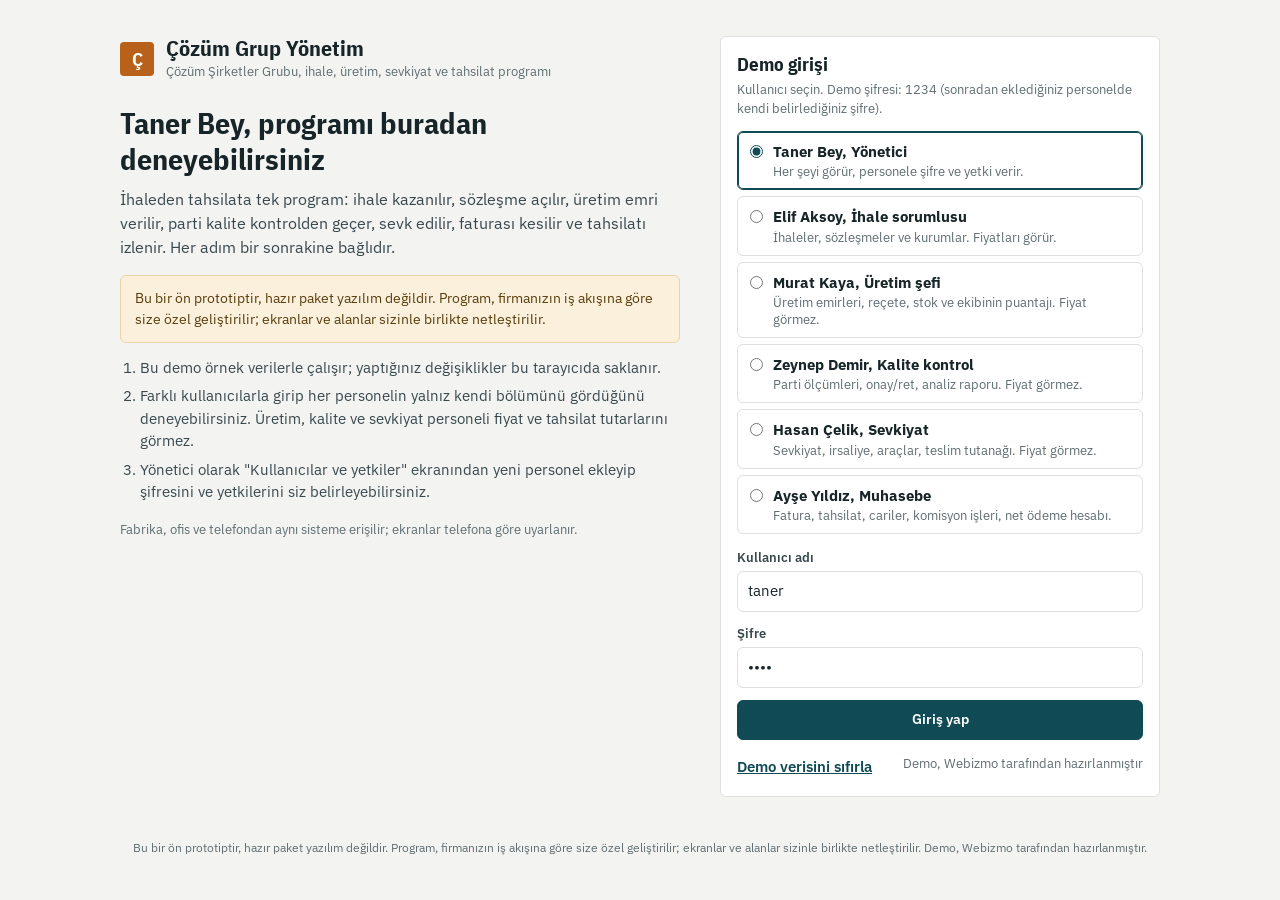
<file: index.html>
<!DOCTYPE html>
<html lang="tr">
<head>
<meta charset="UTF-8">
<meta name="viewport" content="width=device-width, initial-scale=1">
<meta name="robots" content="noindex">
<title>Çözüm Grup Yönetim, demo girişi</title>
<link rel="stylesheet" href="style.css">
</head>
<body>
<div class="login">
  <div>
    <div class="top"><div class="mark">Ç</div><div><b>Çözüm Grup Yönetim</b><span class="small muted">Çözüm Şirketler Grubu, ihale, üretim, sevkiyat ve tahsilat programı</span></div></div>
    <h1>Taner Bey, programı buradan deneyebilirsiniz</h1>
    <p class="lead">İhaleden tahsilata tek program: ihale kazanılır, sözleşme açılır, üretim emri verilir, parti kalite kontrolden geçer, sevk edilir, faturası kesilir ve tahsilatı izlenir. Her adım bir sonrakine bağlıdır.</p>
    <div class="protobox" id="proto"></div>
    <ol>
      <li>Bu demo örnek verilerle çalışır; yaptığınız değişiklikler bu tarayıcıda saklanır.</li>
      <li>Farklı kullanıcılarla girip her personelin yalnız kendi bölümünü gördüğünü deneyebilirsiniz. Üretim, kalite ve sevkiyat personeli fiyat ve tahsilat tutarlarını görmez.</li>
      <li>Yönetici olarak "Kullanıcılar ve yetkiler" ekranından yeni personel ekleyip şifresini ve yetkilerini siz belirleyebilirsiniz.</li>
    </ol>
    <p class="small muted">Fabrika, ofis ve telefondan aynı sisteme erişilir; ekranlar telefona göre uyarlanır.</p>
  </div>
  <div class="card">
    <h2 style="margin-bottom:4px">Demo girişi</h2>
    <p class="small muted" style="margin-bottom:12px">Kullanıcı seçin. Demo şifresi: 1234 (sonradan eklediğiniz personelde kendi belirlediğiniz şifre).</p>
    <form id="lf">
      <div class="ulist" id="ul" role="radiogroup" aria-label="Kullanıcı"></div>
      <label class="f"><span>Kullanıcı adı</span><input class="inp" id="kadi" autocomplete="username" readonly></label>
      <label class="f"><span>Şifre</span><input class="inp" id="sifre" type="password" autocomplete="current-password"></label>
      <button class="btn block" type="submit" id="girisBtn">Giriş yap</button>
      <p class="small bad hide" id="err" style="margin-top:8px"></p>
    </form>
    <div style="display:flex;justify-content:space-between;margin-top:14px;gap:10px;flex-wrap:wrap">
      <button class="linkbtn small" type="button" id="reset">Demo verisini sıfırla</button>
      <span class="small muted">Demo, Webizmo tarafından hazırlanmıştır</span>
    </div>
  </div>
</div>
<div class="foot" id="foot"></div>
<script src="store.js"></script>
<script>
(function () {
  $('#proto').textContent = PROTO;
  $('#foot').textContent = PROTO + ' Demo, Webizmo tarafından hazırlanmıştır.';
  let sel = null;
  function draw() {
    const list = S.kullanicilar.filter(u => u.aktif);
    if (!sel || !list.find(u => u.id === sel)) sel = list[0].id;
    $('#ul').innerHTML = list.map(u => `<label class="urow ${u.id === sel ? 'on' : ''}"><input type="radio" name="u" value="${u.id}" ${u.id === sel ? 'checked' : ''}>
      <span><b>${esc(u.ad)}, ${esc(ROLES[u.rol].ad)}</b><small>${esc(ROLE_NOTE[u.rol])}</small></span></label>`).join('');
    const u = S.kullanicilar.find(x => x.id === sel);
    $('#kadi').value = u.kadi; $('#sifre').value = u.sifre;
    $$('#ul input').forEach(i => i.onchange = () => { sel = i.value; $('#err').classList.add('hide'); draw(); });
  }
  draw();
  $('#lf').onsubmit = e => {
    e.preventDefault();
    const u = S.kullanicilar.find(x => x.id === sel);
    if ($('#sifre').value !== u.sifre) { $('#err').textContent = 'Şifre hatalı. Bu kullanıcının demo şifresi alanda hazır geliyor.'; $('#err').classList.remove('hide'); return; }
    u.son = TODAY; save();
    setOturum({ uid: u.id, sir: u.sirketler[0] });
    location.href = 'panel.html';
  };
  $('#reset').onclick = () => { resetDemo(); sel = null; draw(); toast('Demo verisi ilk haline döndürüldü.'); };
})();
</script>
</body>
</html>
</file>
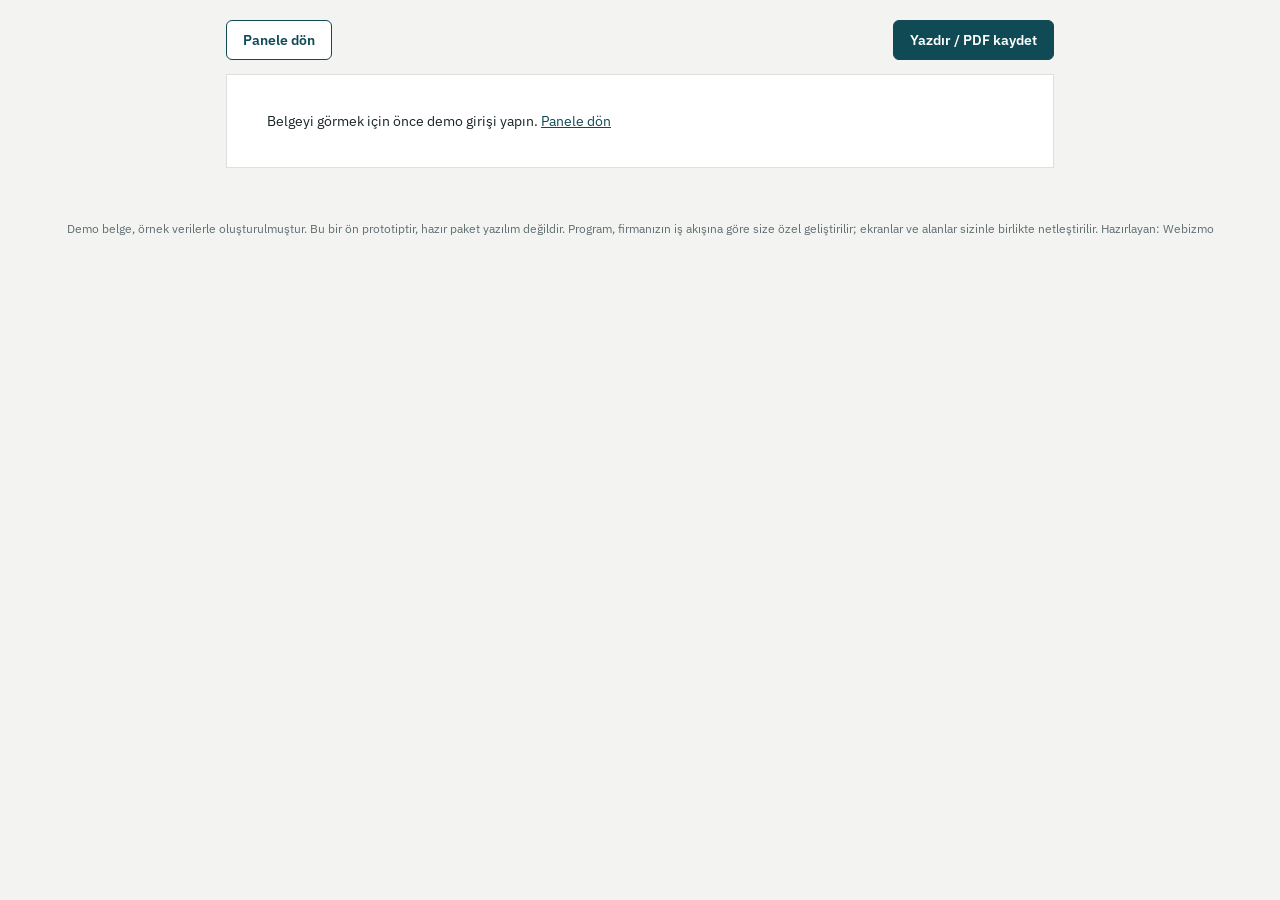
<file: belge.html>
<!DOCTYPE html>
<html lang="tr">
<head>
<meta charset="UTF-8">
<meta name="viewport" content="width=device-width, initial-scale=1">
<meta name="robots" content="noindex">
<title>Belge, Çözüm Grup Yönetim demo</title>
<link rel="stylesheet" href="style.css">
</head>
<body>
<div class="doc-wrap">
  <div class="doc-tools">
    <a class="btn alt" id="geri" href="panel.html">Panele dön</a>
    <button type="button" class="btn" id="yazdir">Yazdır / PDF kaydet</button>
  </div>
  <div class="doc" id="doc"></div>
</div>
<div class="foot" id="foot"></div>
<script src="store.js"></script>
<script>
(function () {
  $('#foot').textContent = 'Demo belge, örnek verilerle oluşturulmuştur. ' + PROTO + ' Hazırlayan: Webizmo';
  $('#yazdir').onclick = () => window.print();
  const qs = new URLSearchParams(location.search), tip = qs.get('tip'), id = qs.get('id'), doc = $('#doc'), u = me();
  if (document.referrer && document.referrer.indexOf('panel.html') > -1) $('#geri').onclick = e => { e.preventDefault(); history.back(); };
  const fail = t => { doc.innerHTML = `<p>${t} <a href="panel.html">Panele dön</a></p>`; };
  if (!u) return fail('Belgeyi görmek için önce demo girişi yapın.');
  const head = (sir, baslik, sag) => `<div class="dh"><div><div style="display:flex;align-items:center;gap:10px"><div class="mark">Ç</div><b style="font-family:'IBM Plex Sans Condensed';font-size:18px">${esc(sirket(sir).ad)}</b></div>
    <p class="small muted" style="margin-top:6px">Çözüm Şirketler Grubu<br>Gebze OSB, 41400 Gebze / Kocaeli, 0262 000 00 00<br>VKN 000•••••••, Gebze Vergi Dairesi</p></div>
    <div><h1>${baslik}</h1><p class="small" style="text-align:right">${sag}</p></div></div>`;
  const mrow = (a, b) => `<div class="sumrow"><span>${a}</span><span class="num">${b}</span></div>`;

  if (tip === 'analiz') {
    const p = parti(id); if (!p) return fail('Parti bulunamadı.');
    if (p.durum !== 'onay') return fail('Bu parti kalite onayı almadığı için analiz raporu düzenlenemez.');
    const pr = urun(p.uid), sp = SPEC[pr.spec], svs = S.sevkiyatlar.filter(v => v.kalemler.some(l => l.partiId === p.id));
    document.title = 'Analiz raporu ' + p.no;
    doc.innerHTML = head(p.sir, 'Analiz Raporu', `Rapor no: <b>AR-${p.no.slice(2)}</b><br>Tarih: ${trDate(p.kkTarih)}`) + `
      <div class="two"><div><small>Ürün</small><b>${esc(pr.ad)}</b><br>Grup: ${pr.grup}</div>
        <div><small>Parti</small><b>${esc(p.no)}</b><br>Üretim: ${trDate(p.tarih)}, son kullanma: ${trDate(p.skt)}<br>Parti miktarı: ${nf(p.mik)} adet</div></div>
      <div class="tw"><table class="t"><thead><tr><th>Parametre</th><th>Yöntem</th><th class="r">Kabul aralığı</th><th class="r">Sonuç</th><th>Değerlendirme</th></tr></thead><tbody>
        ${sp.map(x => `<tr><td>${esc(x.ad)}</td><td class="small">${{ ph: 'pH metre, 25 °C', yog: 'Piknometre', aktif: 'Titrasyon', visk: 'Brookfield, 25 °C', nem: 'Etüv, 105 °C' }[x.k]}</td><td class="r num">${nf(x.min)} – ${nf(x.max)} ${x.bir}</td><td class="r num"><b>${nf(p.olcum[x.k])} ${x.bir}</b></td><td>Uygun</td></tr>`).join('')}
        <tr><td>Görünüm, renk, koku</td><td class="small">Gözle, standart numuneyle</td><td class="r">Standart</td><td class="r">${esc(p.olcum.gorunum)}</td><td>Uygun</td></tr>
      </tbody></table></div>
      <p style="margin-top:14px"><b>Sonuç:</b> Parti, ürün spesifikasyonuna ve sözleşme teknik şartnamesine uygundur.</p>
      ${svs.length ? `<p class="small muted" style="margin-top:6px">Sevk edildiği kurumlar: ${[...new Set(svs.map(v => kurum(v.k).ad))].map(esc).join(', ')}</p>` : ''}
      <div class="sign"><div>Analizi yapan<br><b style="color:var(--ink)">${esc(p.kkKisi)}</b>, Kalite Kontrol</div><div>Onaylayan<br><b style="color:var(--ink)">Kalite Müdürü</b></div></div>
      <p class="dnote">Demo belgedir. Gerçek sistemde rapor, laboratuvar cihazlarından veya formdan girilen değerlerle otomatik oluşur ve ihale dosyasına eklenebilir.</p>`;
    return;
  }
  if (tip === 'irsaliye') {
    const v = sevk(id); if (!v) return fail('Sevkiyat bulunamadı.');
    const z = soz(v.szId), k = kurum(v.k), ih = ihale(z.ihId);
    document.title = 'İrsaliye ' + v.irsNo;
    doc.innerHTML = head(v.sir, 'Sevk İrsaliyesi', `İrsaliye no: <b>${esc(v.irsNo)}</b><br>Düzenleme: ${trDate(v.tarih)}<br>Sevk: ${trDate(v.tarih)}`) + `
      <div class="two"><div><small>Alıcı</small><b>${esc(k.ad)}</b><br>${tyBy(v.tyId) ? 'Teslim yeri: <b>' + esc(tyBy(v.tyId).ad) + '</b><br>' + esc(tyBy(v.tyId).adres) + '<br>Teslim alan: ' + esc(tyBy(v.tyId).yetkili) : esc(k.yetkili) + '<br>' + esc(k.il)}</div>
        <div><small>Dayanak</small>Sözleşme ${esc(z.no)}<br>İKN ${esc(ih.ikn)}<br>${esc(ih.konu)}</div></div>
      <div class="two"><div><small>Taşıyan</small>${v.nakliye.tip === 'kendi' ? 'Çözüm Lojistik Nakliye Ltd. Şti.' : esc(v.nakliye.firma)}<br>${v.nakliye.tip === 'ambar' ? 'Ambar ile gönderim, takip no: <b>' + esc(v.nakliye.takip || '-') + '</b>' : 'Plaka: <b>' + esc(v.nakliye.plaka) + '</b><br>Şoför: ' + esc(v.nakliye.sofor)}</div>
        <div><small>Teslim</small>${v.tutanak ? 'Muayene ve kabul tutanağı ' + esc(v.tutanak.no) + ', ' + trDate(v.tutanak.tarih) : 'Teslim bekleniyor'}</div></div>
      <div class="tw"><table class="t"><thead><tr><th>Sıra</th><th>Ürün</th><th>Parti no</th><th>SKT</th><th class="r">Miktar</th></tr></thead><tbody>
        ${v.kalemler.map((l, n) => { const p = parti(l.partiId); return `<tr><td>${n + 1}</td><td>${esc(urun(l.uid).ad)}</td><td>${esc(p.no)}</td><td>${trDate(p.skt)}</td><td class="r num">${nf(l.mik)} adet</td></tr>`; }).join('')}
      </tbody></table></div>
      <div class="sign"><div>Teslim eden<br><b style="color:var(--ink)">${esc(v.nakliye.sofor || v.nakliye.firma)}</b></div><div>Teslim alan (kurum)<br>Ad soyad, imza, mühür</div></div>
      <p class="dnote">Demo belgedir. Gerçek sistemde e-İrsaliye olarak GİB'e iletilir; parti numaraları üzerinden geri izleme yapılır.</p>`;
    return;
  }
  if (!u.fiyat) return fail('Bu belge tutar içerdiği için yetkiniz yok.');
  if (tip === 'iade') {
    const x = teminatlar().find(t => t.id === id); if (!x) return fail('Teminat bulunamadı.');
    const k = kurum(x.k), ih = ihale(x.ihId), ke = x.cins === 'kesin';
    document.title = 'Teminat iade talebi ' + x.ikn;
    doc.innerHTML = head(x.sir, 'Teminat İade Talebi', `Sayı: CZM-${TODAY.slice(0, 4)}/${String(400 + id.length * 7).padStart(4, '0')}<br>Tarih: ${trDate(TODAY)}`) + `
      <p style="margin-bottom:14px"><b>${esc(k.ad.toLocaleUpperCase('tr-TR'))}</b><br>${esc(k.yetkili)}<br>${esc(k.il)}</p>
      <p style="margin-bottom:10px"><b>Konu:</b> ${x.alt ? 'İş artışına ilişkin ek kesin' : ke ? 'Kesin' : 'Geçici'} teminatın iadesi hakkında.</p>
      <p style="margin-bottom:10px">İdarenizce ${trDate(ih.tarih)} tarihinde yapılan <b>${esc(ih.ikn)}</b> İKN'li "${esc(ih.konu)}" ihalesine ${ke ? 'ilişkin <b>' + esc(x.szNo) + '</b> sayılı sözleşme kapsamındaki tüm teslimatlar tamamlanmış ve muayene kabul işlemleri ' + trDate(x.iadeEd) + ' tarihinde sonuçlanmıştır' : (ih.durum === 'kaybedildi' ? 'teklif vermiş olup ihale ' + trDate(x.iadeEd) + ' tarihinde sonuçlanmıştır' : 'ilişkin sözleşme ' + trDate(x.iadeEd) + ' tarihinde imzalanmıştır')}.</p>
      <p style="margin-bottom:10px">Bu nedenle firmamızca idarenize ${trDate(x.t.verilis)} tarihinde verilen, aşağıda bilgileri yazılı ${ke ? 'kesin' : 'geçici'} teminatın 4734 sayılı Kamu İhale Kanunu${ke ? ' ve 4735 sayılı Kamu İhale Sözleşmeleri Kanunu' : ''} hükümleri uyarınca tarafımıza iadesini saygılarımızla arz ederiz.</p>
      <div class="tw"><table class="t"><tbody>
        <tr><td>İhale kayıt numarası (İKN)</td><td><b>${esc(x.ikn)}</b></td></tr>
        ${ke ? `<tr><td>Sözleşme</td><td>${esc(x.szNo)}</td></tr>` : ''}
        <tr><td>Teminat türü</td><td>${x.alt ? 'İş artışı ek kesin' : ke ? 'Kesin' : 'Geçici'} teminat, ${x.t.tur === 'nakit' ? 'nakit' : 'teminat mektubu'}</td></tr>
        <tr><td>Tutar</td><td><b class="num">${money(x.t.tutar)}</b></td></tr>
        ${x.t.tur === 'nakit' ? '<tr><td>İade hesabı</td><td>Firmamızın kayıtlı banka hesabı</td></tr>' : `<tr><td>Banka</td><td>${esc(x.t.banka)}</td></tr><tr><td>Mektup no</td><td>${esc(x.t.no)}</td></tr>`}
      </tbody></table></div>
      <div class="sign"><div></div><div>${esc(sirket(x.sir).ad)}<br><b style="color:var(--ink)">Yetkili imza, kaşe</b></div></div>
      <p class="dnote">Demo belgedir. Metin örnek olarak hazırlanmıştır; gerçek sistemde firmanızın antetli kâğıt şablonu ve hukuk birimi onayından geçmiş metin kullanılır.</p>`;
    return;
  }
  if (tip === 'fatura') {
    const f = fatura(id); if (!f) return fail('Fatura bulunamadı.');
    const k = kurum(f.k);
    document.title = 'Fatura ' + f.no;
    if (f.tur === 'komisyon') {
      doc.innerHTML = head(f.sir, 'Komisyon usulü iş faturası', `Fatura no: <b>${esc(f.no)}</b><br>Tarih: ${trDate(f.tarih)}<br>Vade: ${trDate(f.vade)}`) + `
        <div class="two"><div><small>Sayın</small><b>${esc(k.ad)}</b><br>${esc(k.il)}<br>VKN ${esc(k.vkn)}</div><div><small>Fatura türü</small>Komisyon usulü iş<br>Asıl tedarikçi: ${esc(f.tedAd)}</div></div>
        <div class="tw"><table class="t"><thead><tr><th>Açıklama</th><th class="r">KDV</th><th class="r">Tutar</th></tr></thead><tbody><tr><td>${esc(f.konu)}</td><td class="r">%20</td><td class="r num">${money(f.matrah)}</td></tr></tbody></table></div>
        <div class="totals">${mrow('Matrah', money(f.matrah))}${mrow('KDV %20', money(f.kdv))}<div class="sumrow tot"><span>Ödenecek tutar</span><span class="num">${money(f.toplam)}</span></div></div>
        <p class="note" style="margin-top:16px">İç not (kuruma gitmez): Komisyon usulü iş. Fatura bedeli şirket geliri değildir, aracılık / emanet hesabında izlenir. Gelir yazılan tutar yalnız komisyon: <b>${money(f.komisyon)}</b>. Tahsil edilen tutardan komisyon ayrıldıktan sonra kalan asıl tedarikçiye aktarılır.</p>
        <p class="dnote">Demo belgedir.</p>`;
      return;
    }
    const v = sevk(f.svId), z = soz(f.szId);
    doc.innerHTML = head(f.sir, FATURA_TUR[f.tur] || 'e-Fatura', `Fatura no: <b>${esc(f.no)}</b><br>Tarih: ${trDate(f.tarih)}<br>Vade: ${trDate(f.vade)}`) + `
      <div class="two"><div><small>Sayın</small><b>${esc(k.ad)}</b><br>${esc(k.il)}<br>VKN ${esc(k.vkn)}</div>
        <div><small>Dayanak</small>Sözleşme ${esc(z.no)}, İKN ${esc(ihale(z.ihId).ikn)}<br>İrsaliye ${esc(v.irsNo)}<br>Kabul tutanağı ${v.tutanak ? esc(v.tutanak.no) : '-'}</div></div>
      <div class="tw"><table class="t"><thead><tr><th>Ürün</th><th class="r">Miktar</th><th class="r">Birim fiyat</th><th class="r">KDV</th><th class="r">Tutar</th></tr></thead><tbody>
        ${v.kalemler.map(l => { const fy = z.kalemler.find(x => x.uid === l.uid).fiyat; return `<tr><td>${esc(urun(l.uid).ad)}<div class="small muted">Parti ${esc(parti(l.partiId).no)}</div></td><td class="r num">${nf(l.mik)} adet</td><td class="r num">${money(fy)}</td><td class="r">%20</td><td class="r num">${money(fy * l.mik)}</td></tr>`; }).join('')}
      </tbody></table></div>
      <div class="totals">${mrow('Matrah', money(f.matrah))}${mrow('KDV %20', money(f.kdv))}<div class="sumrow tot"><span>Ödenecek tutar</span><span class="num">${money(f.toplam)}</span></div>
        ${f.tahsilat.length ? mrow('Tahsil edilen', money(tahsil(f))) + mrow('Kalan', money(kalanF(f))) : ''}</div>
      <p class="dnote">Demo belgedir. Gerçek sistemde e-Fatura özel entegratör üzerinden GİB'e ve kuruma iletilir. Fiyatlar örnektir.</p>`;
    return;
  }
  if (tip === 'ekstre') {
    const k = kurum(id); if (!k) return fail('Kurum bulunamadı.');
    const sir = aktifSir(), fs = S.faturalar.filter(f => f.k === k.id && (sir === 'hepsi' || f.sir === sir));
    const hr = [];
    fs.forEach(f => { hr.push({ t: f.tarih, a: FATURA_TUR[f.tur] + ' ' + f.no + ', vade ' + trDate(f.vade), b: f.toplam, c: 0 }); f.tahsilat.forEach(x => hr.push({ t: x.tarih, a: 'Tahsilat, ' + x.ack, b: 0, c: x.tutar })); });
    teminatlar().filter(x => x.k === k.id && (sir === 'hepsi' || x.sir === sir)).forEach(x => { const ad = (x.cins === 'kesin' ? 'Kesin' : 'Geçici') + ' teminat verildi, ' + x.ikn; hr.push({ t: x.t.verilis, a: ad, b: x.t.tutar, c: 0 }); if (x.t.iade) hr.push({ t: x.t.iadeTarih, a: (x.cins === 'kesin' ? 'Kesin' : 'Geçici') + ' teminat iade alındı, ' + x.ikn, b: 0, c: x.t.tutar }); });
    hr.sort((a, b) => a.t.localeCompare(b.t)); let bak = 0;
    document.title = 'Ekstre ' + k.ad;
    doc.innerHTML = head(sir === 'hepsi' ? 's1' : sir, 'Cari Hesap Ekstresi', `Tarih: ${trDate(TODAY)}${sir === 'hepsi' ? '<br>Tüm grup şirketleri' : ''}`) + `
      <div class="two"><div><small>Cari</small><b>${esc(k.ad)}</b><br>${esc(k.il)}, ödeme vadesi ${k.vade} gün</div><div></div></div>
      <div class="tw"><table class="t"><thead><tr><th>Tarih</th><th>Açıklama</th><th class="r">Borç</th><th class="r">Alacak</th><th class="r">Bakiye</th></tr></thead><tbody>
        ${hr.map(h => { bak += h.b - h.c; return `<tr><td>${trDate(h.t)}</td><td>${esc(h.a)}</td><td class="r num">${h.b ? money(h.b) : ''}</td><td class="r num">${h.c ? money(h.c) : ''}</td><td class="r num">${money(bak)}</td></tr>`; }).join('') || '<tr><td colspan="5">Hareket yok.</td></tr>'}
      </tbody></table></div>
      <div class="totals"><div class="sumrow tot"><span>Güncel bakiye</span><span class="num">${money(bak)}</span></div>
        ${mrow('Vadesi geçen', money(fs.filter(gecikti).reduce((t, f) => t + kalanF(f), 0)))}</div>
      <p class="dnote">Demo belgedir.</p>`;
    return;
  }
  fail('Belge türü bulunamadı.');
})();
</script>
</body>
</html>
</file>
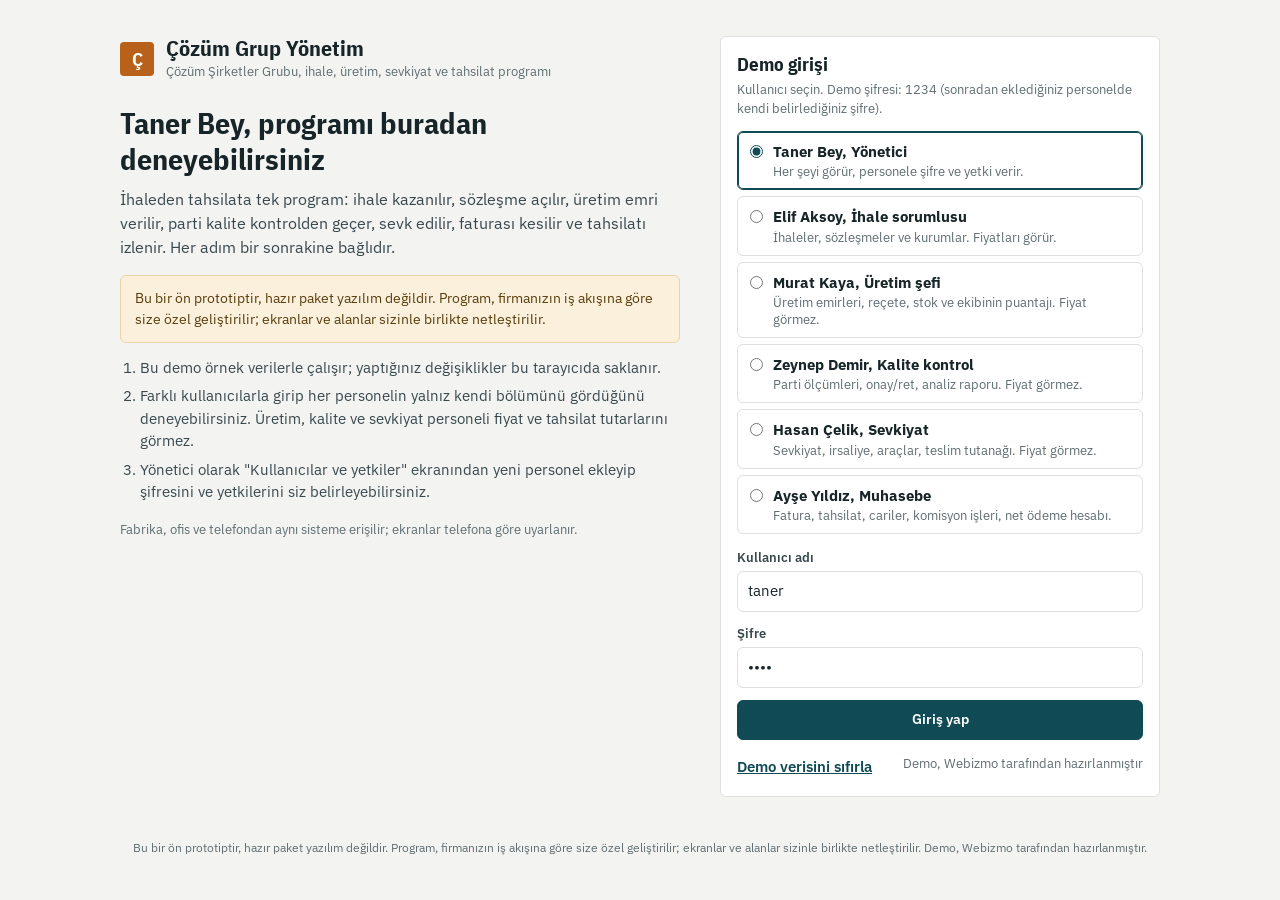
<file: panel.html>
<!DOCTYPE html>
<html lang="tr">
<head>
<meta charset="UTF-8">
<meta name="viewport" content="width=device-width, initial-scale=1">
<meta name="robots" content="noindex">
<title>Çözüm Grup Yönetim, demo</title>
<link rel="stylesheet" href="style.css">
</head>
<body>
<div class="mtop">
  <div class="mark">Ç</div>
  <select id="msel" aria-label="Bölüm seçin"></select>
</div>
<div class="app">
  <aside class="side">
    <div class="brand"><div class="mark">Ç</div><div><b>Çözüm Grup Yönetim</b><small>Çözüm Şirketler Grubu</small></div></div>
    <nav id="nav" aria-label="Bölümler"></nav>
    <div class="sfoot">Demo, Webizmo tarafından hazırlanmıştır<br><button type="button" class="linkbtn small" id="reset2">Demo verisini sıfırla</button></div>
  </aside>
  <div>
    <div class="topbar">
      <div class="sirsel"><label for="sir">Şirket</label><select class="inp" id="sir"></select></div>
      <div class="who"><div><b id="wname"></b><small id="wrole"></small></div><a class="btn alt sm" href="index.html" id="cikis">Kullanıcı değiştir</a></div>
    </div>
    <main class="main" id="view"></main>
    <div class="proto"><b>Ön prototip.</b> <span id="protoTxt"></span> Demo, Webizmo tarafından hazırlanmıştır.</div>
  </div>
</div>
<script src="store.js"></script>
<script src="app.js"></script>
<script src="app2.js"></script>
</body>
</html>
</file>
<file: style.css>
@import url('https://fonts.googleapis.com/css2?family=IBM+Plex+Sans:wght@400;500;600;700&family=IBM+Plex+Sans+Condensed:wght@600;700&display=swap');

:root{
  --bg:#F3F4F2;
  --card:#FFFFFF;
  --ink:#172428;
  --ink-2:#38484D;
  --muted:#5F6D71;
  --line:#DCE1DF;
  --line-2:#EBEEED;
  --pet:#0F4A55;
  --pet-d:#0A3740;
  --pet-l:#E3EEEF;
  --side:#0D3239;
  --acc:#B8611B;
  --acc-l:#F6E9DC;
  --ok:#2C6B45;
  --ok-l:#E2F0E6;
  --bad:#B42318;
  --bad-l:#FBE7E5;
  --warn:#94590A;
  --warn-l:#FAF0DC;
  --r:6px;
}
*{box-sizing:border-box;margin:0;padding:0}
html{-webkit-text-size-adjust:100%}
body{font-family:"IBM Plex Sans",system-ui,sans-serif;font-size:15px;line-height:1.5;color:var(--ink);background:var(--bg);overflow-x:hidden}
h1,h2,h3{font-family:"IBM Plex Sans Condensed","IBM Plex Sans",sans-serif;font-weight:700;line-height:1.2;color:var(--ink)}
h1{font-size:26px}
h2{font-size:19px}
h3{font-size:16px}
a{color:var(--pet)}
button,input,select,textarea{font:inherit;color:inherit}
:focus-visible{outline:2px solid var(--acc);outline-offset:2px}
.num{font-variant-numeric:tabular-nums;white-space:nowrap}
.yatay{display:none}
@media (max-width:760px){.yatay{display:block}}
.muted{color:var(--muted)}
.small{font-size:13px}
.hide{display:none!important}
.bad{color:var(--bad)}
.ok{color:var(--ok)}
.warn{color:var(--warn)}
.r{text-align:right}
.nowrap{white-space:nowrap}

/* düğmeler */
.btn{display:inline-flex;align-items:center;justify-content:center;gap:6px;min-height:40px;padding:8px 16px;border-radius:var(--r);border:1px solid var(--pet);background:var(--pet);color:#fff;font-weight:600;cursor:pointer;text-decoration:none;white-space:nowrap;font-size:14px}
.btn:hover{background:var(--pet-d)}
.btn.alt{background:#fff;color:var(--pet)}
.btn.alt:hover{background:var(--pet-l)}
.btn.acc{background:var(--acc);border-color:var(--acc)}
.btn.acc:hover{background:#9C5115}
.btn.danger{background:#fff;color:var(--bad);border-color:#E3B3AE}
.btn.danger:hover{background:var(--bad-l)}
.btn.sm{min-height:32px;padding:4px 10px;font-size:13px}
.btn.block{width:100%}
.btn[disabled]{opacity:.45;cursor:not-allowed}
.linkbtn{background:none;border:0;color:var(--pet);font-weight:600;cursor:pointer;text-decoration:underline;padding:2px 0;font-size:inherit}
.acts{display:flex;gap:8px;flex-wrap:wrap;align-items:center}

/* form */
label.f{display:block;margin-bottom:12px}
label.f>span{display:block;font-size:13px;font-weight:600;color:var(--ink-2);margin-bottom:4px}
.inp{width:100%;min-height:40px;padding:8px 10px;border:1px solid var(--line);border-radius:var(--r);background:#fff}
.inp:focus{border-color:var(--pet);outline:none;box-shadow:0 0 0 2px var(--pet-l)}
.inp.sm{min-height:32px;padding:4px 8px;width:auto}
.inp.out{border-color:var(--bad);background:var(--bad-l);color:var(--bad)}
.fg{display:grid;grid-template-columns:1fr 1fr;gap:0 14px}
.chk{display:flex;gap:8px;align-items:flex-start;padding:5px 0;cursor:pointer}
.chk input{margin-top:3px;width:16px;height:16px;accent-color:var(--pet)}
.chks{display:grid;grid-template-columns:repeat(auto-fill,minmax(190px,1fr));gap:2px 14px;border:1px solid var(--line);border-radius:var(--r);padding:8px 12px;margin-bottom:12px}

/* durum etiketi: renkli kare + metin */
.st{display:inline-flex;align-items:center;gap:6px;font-size:13px;font-weight:600;white-space:nowrap;color:var(--ink-2)}
.st::before{content:"";width:8px;height:8px;border-radius:2px;background:var(--muted);flex:none}
.st.g::before{background:var(--ok)} .st.g{color:var(--ok)}
.st.b::before{background:var(--pet)} .st.b{color:var(--pet)}
.st.a::before{background:var(--acc)} .st.a{color:var(--acc)}
.st.r::before{background:var(--bad)} .st.r{color:var(--bad)}
.st.w::before{background:var(--warn)} .st.w{color:var(--warn)}
.lock{display:inline-flex;align-items:center;gap:6px;font-size:13px;font-weight:600;color:var(--bad);background:var(--bad-l);border:1px solid #EBC3BE;border-radius:4px;padding:2px 8px}
.lock svg{width:12px;height:12px}

/* kart, tablo */
.card{background:var(--card);border:1px solid var(--line);border-radius:var(--r);padding:16px}
.card+.card{margin-top:14px}
.card h2{margin-bottom:10px}
.card-h{display:flex;justify-content:space-between;align-items:center;gap:10px;margin-bottom:10px;flex-wrap:wrap}
.card-h h2{margin:0}
table.t{width:100%;border-collapse:collapse;font-size:14px}
table.t th{text-align:left;font-size:12px;font-weight:600;color:var(--muted);padding:7px 8px;border-bottom:1px solid var(--line);white-space:nowrap}
table.t td{padding:8px;border-bottom:1px solid var(--line-2);vertical-align:middle}
table.t tr.click{cursor:pointer}
table.t tr.click:hover td{background:#F6F8F7}
table.t tr.crit td{background:#FDF4F3}
table.t th.r,table.t td.r{text-align:right}
table.t tfoot td{font-weight:700;border-top:1px solid var(--line);border-bottom:0}
.tw{overflow-x:auto}
.empty{color:var(--muted);padding:12px 0}

/* ilerleme çubuğu */
.bar{height:8px;background:var(--line-2);border-radius:4px;overflow:hidden;min-width:80px}
.bar i{display:block;height:100%;background:var(--pet)}
.bar.ok i{background:var(--ok)}
.prog{display:flex;align-items:center;gap:8px}
.prog .bar{flex:1}
.prog span{font-size:12px;color:var(--muted);min-width:36px;text-align:right}

/* uygulama iskeleti */
.app{display:grid;grid-template-columns:236px minmax(0,1fr);min-height:100vh}
.side{background:var(--side);color:#D5E1E2;display:flex;flex-direction:column;position:sticky;top:0;height:100vh;overflow-y:auto}
.brand{display:flex;gap:10px;align-items:center;padding:18px 16px 14px;border-bottom:1px solid rgba(255,255,255,.08)}
.mark{width:34px;height:34px;border-radius:4px;background:var(--acc);color:#fff;font-family:"IBM Plex Sans Condensed";font-weight:700;font-size:19px;display:flex;align-items:center;justify-content:center;flex:none}
.brand b{display:block;color:#fff;font-family:"IBM Plex Sans Condensed";font-size:17px;line-height:1.1}
.brand small{color:#9DB3B6;font-size:12px}
.side nav{padding:10px 8px;flex:1}
.side nav a{display:flex;justify-content:space-between;align-items:center;padding:7px 10px;border-radius:4px;color:#D5E1E2;text-decoration:none;font-size:14px}
.side nav a:hover{background:rgba(255,255,255,.06)}
.side nav a.on{background:rgba(255,255,255,.1);color:#fff;font-weight:600}
.side nav a .c{font-size:12px;background:var(--acc);color:#fff;border-radius:3px;padding:0 6px;font-weight:600}
.side nav .grp{font-size:11px;color:#8BA3A6;padding:12px 10px 4px}
.side .sfoot{padding:12px 16px;font-size:12px;color:#8BA3A6;border-top:1px solid rgba(255,255,255,.08)}
.side .sfoot button{color:#D5E1E2}

.topbar{display:flex;justify-content:space-between;align-items:center;gap:12px;padding:10px 24px;background:#fff;border-bottom:1px solid var(--line);flex-wrap:wrap}
.topbar .sirsel{display:flex;align-items:center;gap:8px}
.topbar .sirsel label{font-size:13px;color:var(--muted)}
.topbar .sirsel select{min-height:34px;padding:4px 8px;max-width:330px}
.who{display:flex;align-items:center;gap:10px;font-size:14px}
.who b{display:block;line-height:1.2}
.who small{color:var(--muted);font-size:12px}
.main{padding:22px 24px 40px;max-width:1280px}
.hd{display:flex;justify-content:space-between;align-items:flex-end;gap:12px;margin-bottom:16px;flex-wrap:wrap}
.hd p{color:var(--muted);margin-top:2px}
.back{font-size:13px;display:inline-block;margin-bottom:4px}

.mtop{display:none}

.kpis{display:grid;grid-template-columns:repeat(auto-fit,minmax(150px,1fr));gap:10px;margin-bottom:16px}
.kpi{background:#fff;border:1px solid var(--line);border-radius:var(--r);padding:12px 14px;text-decoration:none;color:inherit;display:block}
.kpi:hover{border-color:#B9C5C3}
.kpi .v{font-size:24px;font-weight:700;font-family:"IBM Plex Sans Condensed";font-variant-numeric:tabular-nums;line-height:1.2}
.kpi .k{font-size:13px;color:var(--muted)}
.kpi.alert .v{color:var(--bad)}
.grid2{display:grid;grid-template-columns:minmax(0,1.3fr) minmax(0,1fr);gap:14px}
.grid2e{display:grid;grid-template-columns:1fr 1fr;gap:14px}
.uy{display:flex;gap:10px;padding:8px 0;border-bottom:1px solid var(--line-2);align-items:baseline;justify-content:space-between}
.uy:last-child{border-bottom:0}
.uy>a,.uy>span:first-child{flex:1;min-width:0}
.uy .t{font-size:13px;color:var(--muted);white-space:nowrap}
.uy.al b{color:var(--bad)}

.meta{display:grid;grid-template-columns:repeat(auto-fill,minmax(180px,1fr));gap:12px;background:#fff;border:1px solid var(--line);border-radius:var(--r);padding:14px 16px;margin-bottom:14px}
.meta small{display:block;font-size:12px;color:var(--muted)}
.meta b{font-weight:600}

.tabs{display:flex;gap:0;border-bottom:1px solid var(--line);margin-bottom:14px;overflow-x:auto}
.tabs button{background:none;border:0;border-bottom:2px solid transparent;padding:8px 14px;cursor:pointer;color:var(--muted);font-weight:600;white-space:nowrap;font-size:14px}
.tabs button.on{color:var(--pet);border-bottom-color:var(--pet)}
.seg{display:inline-flex;border:1px solid var(--line);border-radius:var(--r);overflow:hidden;margin-bottom:12px;flex-wrap:wrap;background:#fff}
.seg button{background:#fff;border:0;border-right:1px solid var(--line);padding:6px 12px;cursor:pointer;font-size:13px;color:var(--ink-2)}
.seg button:last-child{border-right:0}
.seg button.on{background:var(--pet);color:#fff}

.cards{display:grid;grid-template-columns:repeat(auto-fill,minmax(250px,1fr));gap:12px}
.pcard{background:#fff;border:1px solid var(--line);border-radius:var(--r);padding:14px;cursor:pointer;text-align:left;width:100%}
.pcard:hover{border-color:#AFC0BE}
.pcard h3{margin-bottom:4px}
.pcard dl{display:grid;grid-template-columns:auto 1fr;gap:2px 10px;font-size:13px;margin-top:8px}
.pcard dt{color:var(--muted)}

.note{background:var(--pet-l);border:1px solid #C9DCDD;border-radius:var(--r);padding:10px 12px;font-size:13px;color:var(--ink-2);margin-bottom:14px}
.note.w{background:var(--warn-l);border-color:#EAD3A8}
.noperm{background:#fff;border:1px dashed var(--line);border-radius:var(--r);padding:28px;text-align:center;color:var(--muted)}

/* çubuk grafik */
.hbar{display:grid;grid-template-columns:minmax(120px,240px) 1fr auto;gap:8px 12px;align-items:center;font-size:13px}
.hbar .bar{height:14px;border-radius:2px}
.hbar .bar i{border-radius:2px}
.stack{display:flex;height:14px;border-radius:2px;overflow:hidden;background:var(--line-2)}
.stack i{display:block;height:100%}
.legend{display:flex;gap:14px;flex-wrap:wrap;font-size:12px;color:var(--muted);margin:8px 0}
.legend span::before{content:"";display:inline-block;width:9px;height:9px;margin-right:5px;border-radius:2px;background:var(--c)}

/* ürün görseli, kalem kartı, teslim yeri hafızası */
.uimg{position:relative;flex:none;width:40px;height:50px;margin-top:6px;border:1px solid #9FBFC3;border-radius:5px 5px 4px 4px;background:var(--pet-l);display:flex;flex-direction:column;align-items:center;justify-content:center;line-height:1.05}
.uimg::before{content:"";position:absolute;top:-6px;left:13px;width:12px;height:6px;border-radius:2px 2px 0 0;background:var(--pet)}
.uimg.toz{border-color:#D9B48C;background:var(--acc-l);border-radius:4px}
.uimg.toz::before{top:-1px;left:4px;width:30px;height:4px;border-radius:0;background:var(--acc)}
.uimg b{font-family:"IBM Plex Sans Condensed";font-size:13px;color:var(--pet-d)}
.uimg.toz b{color:#7A3F10}
.uimg small{font-size:9px;color:var(--ink-2);text-align:center}
.kk{display:flex;gap:12px;align-items:flex-start;min-width:0}
.kk .sart{margin:4px 0 0 16px;font-size:12.5px;color:var(--ink-2)}
.sari{background:#FFF6D8;border:1px solid #E7CF84;border-radius:var(--r);padding:10px 12px;margin-bottom:14px;color:#4A3A0A}
.sari b{color:#3A2C05}

/* bildirim, modal */
.toast{position:fixed;left:50%;bottom:24px;transform:translateX(-50%);background:var(--ink);color:#fff;padding:10px 16px;border-radius:var(--r);font-size:14px;max-width:min(92vw,480px);z-index:80;box-shadow:0 2px 8px rgba(0,0,0,.15)}
.modal{position:fixed;inset:0;background:rgba(15,30,34,.45);display:flex;align-items:flex-start;justify-content:center;padding:40px 16px;z-index:60;overflow-y:auto}
.box{background:#fff;border-radius:var(--r);width:100%;max-width:620px;box-shadow:0 4px 16px rgba(0,0,0,.12)}
.box-h{display:flex;justify-content:space-between;align-items:center;padding:14px 18px;border-bottom:1px solid var(--line)}
.box-b{padding:16px 18px}
.box .x{background:none;border:0;color:var(--muted);cursor:pointer;font-size:13px;text-decoration:underline}
.box .foot{display:flex;justify-content:flex-end;gap:8px;margin-top:6px;flex-wrap:wrap}

.proto{font-size:12px;color:var(--muted);padding:14px 24px 22px;border-top:1px solid var(--line);margin-top:24px;max-width:1280px}
.proto b{color:var(--ink-2);font-weight:600}

/* giriş */
.login{max-width:1080px;margin:0 auto;padding:36px 20px 30px;display:grid;grid-template-columns:minmax(0,1fr) minmax(0,440px);gap:40px;align-items:start}
.login .top{display:flex;gap:12px;align-items:center;margin-bottom:22px}
.login .top b{font-family:"IBM Plex Sans Condensed";font-size:22px;display:block;line-height:1.1}
.login h1{font-size:30px;margin-bottom:10px}
.login .lead{color:var(--ink-2);font-size:16px;margin-bottom:16px;max-width:560px}
.login ol{padding-left:20px;color:var(--ink-2);margin-bottom:16px}
.login ol li{margin-bottom:6px}
.protobox{border:1px solid #EAD3A8;background:var(--warn-l);border-radius:var(--r);padding:12px 14px;font-size:14px;color:#5A3D0C;margin-bottom:14px}
.ulist{display:grid;gap:6px;margin-bottom:14px}
.urow{display:flex;gap:10px;align-items:flex-start;border:1px solid var(--line);border-radius:var(--r);padding:9px 12px;cursor:pointer;background:#fff}
.urow:hover{border-color:#AFC0BE}
.urow.on{border-color:var(--pet);box-shadow:inset 0 0 0 1px var(--pet)}
.urow input{margin-top:4px;accent-color:var(--pet)}
.urow b{display:block}
.urow small{color:var(--muted);font-size:12.5px;display:block;line-height:1.35}

/* belge */
.doc-wrap{max-width:860px;margin:0 auto;padding:20px 16px 40px}
.doc-tools{display:flex;justify-content:space-between;gap:10px;margin-bottom:14px;flex-wrap:wrap}
.doc{background:#fff;border:1px solid var(--line);padding:36px 40px;font-size:13.5px}
.doc .dh{display:flex;justify-content:space-between;gap:20px;border-bottom:2px solid var(--pet);padding-bottom:14px;margin-bottom:16px;flex-wrap:wrap}
.doc .dh h1{font-size:22px;text-align:right}
.doc .two{display:grid;grid-template-columns:1fr 1fr;gap:20px;margin-bottom:16px}
.doc .two small,.doc .lbl{display:block;font-size:11px;color:var(--muted);font-weight:600}
.doc .totals{max-width:330px;margin-left:auto;margin-top:12px}
.doc .sumrow{display:flex;justify-content:space-between;padding:3px 0}
.doc .sumrow.tot{border-top:1px solid var(--ink);margin-top:4px;padding-top:6px;font-weight:700;font-size:15px}
.doc .sign{display:grid;grid-template-columns:1fr 1fr;gap:30px;margin-top:40px}
.doc .sign div{border-top:1px solid var(--ink-2);padding-top:6px;font-size:12px;color:var(--muted)}
.doc .dnote{margin-top:22px;font-size:11.5px;color:var(--muted)}
.foot{text-align:center;font-size:12px;color:var(--muted);padding:12px 16px 24px}

@media (max-width:900px){
  .app{display:block}
  .side{display:none}
  .mtop{display:flex;align-items:center;gap:8px;padding:8px 12px;background:var(--side);position:sticky;top:0;z-index:20}
  .mtop select{flex:1;min-width:0;min-height:38px;border-radius:4px;border:0;padding:4px 8px}
  .mtop .mark{width:32px;height:32px;font-size:17px}
  .topbar{padding:8px 16px}
  .topbar .sirsel{width:100%}
  .topbar .sirsel select{flex:1;max-width:none}
  .who{width:100%;justify-content:space-between}
  .main{padding:16px 16px 30px}
  .grid2,.grid2e{grid-template-columns:1fr}
  .login{grid-template-columns:1fr;gap:18px;padding-top:22px}
  .proto{padding:14px 16px 22px}
}
@media (max-width:760px){
  h1{font-size:22px}
  .kpis{grid-template-columns:repeat(2,minmax(0,1fr))}
  .kpi .v{font-size:20px}
  .fg{grid-template-columns:1fr}
  table.resp thead{display:none}
  table.resp,table.resp tbody,table.resp tr,table.resp td{display:block;width:100%}
  table.resp tr{border:1px solid var(--line);border-radius:var(--r);padding:6px 10px;margin-bottom:8px;background:#fff}
  table.resp td{border:0;padding:4px 0;display:flex;justify-content:space-between;gap:12px;text-align:right}
  table.resp td::before{content:attr(data-l);color:var(--muted);font-size:12px;text-align:left;flex:none;max-width:45%}
  table.resp td:not([data-l])::before{content:none}
  table.resp td.r{text-align:right}
  table.resp tfoot tr{border:0;background:none}
  .uy{flex-direction:column;gap:2px}
  .hbar{grid-template-columns:1fr auto}
  .hbar .bar{grid-column:1/-1;order:3}
  .doc{padding:20px 16px}
  .doc .two,.doc .sign{grid-template-columns:1fr}
  .doc .dh h1{text-align:left}
  .modal{padding:12px 8px}
  .login h1{font-size:24px}
}
@media print{
  body{background:#fff}
  .doc-tools,.foot{display:none}
  .doc{border:0;padding:0}
  .doc-wrap{max-width:none;padding:0}
}
</file>
